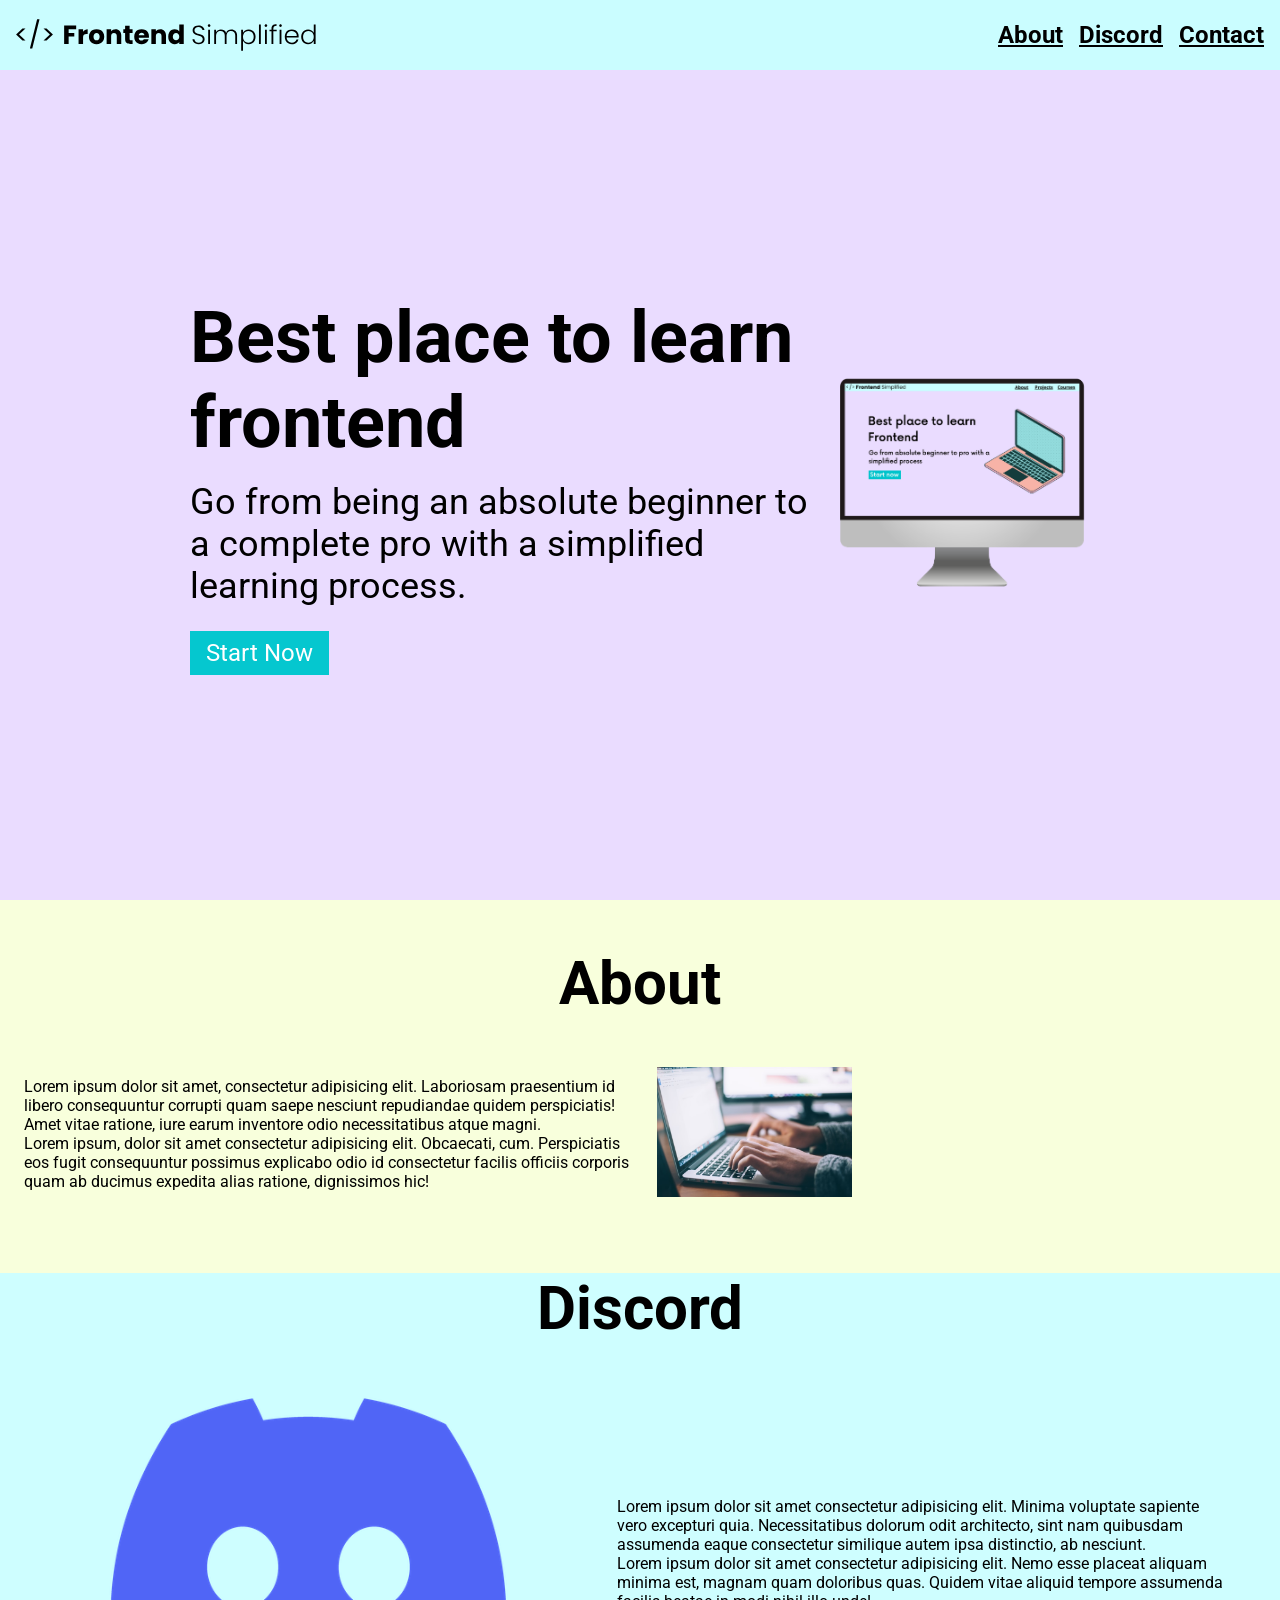
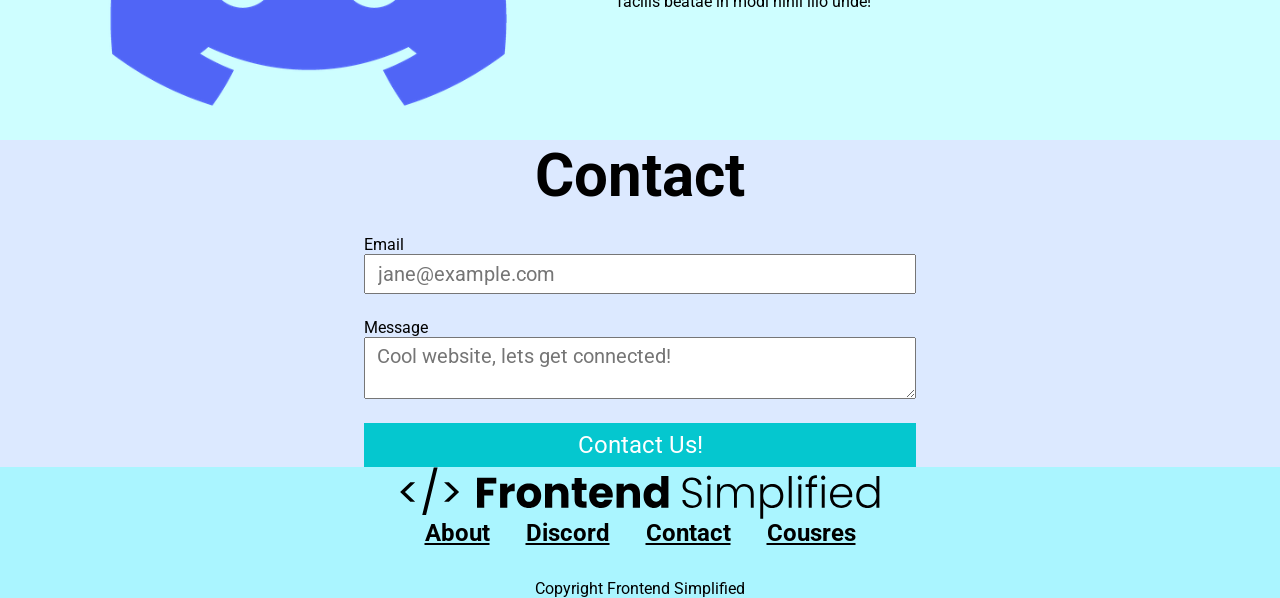
<file: index.html>
<!DOCTYPE html>
<html lang="en">
<head>
  <meta charset="UTF-8">
  <meta name="viewport" content="width=device-width, initial-scale=1.0">
  <title>Document</title>
  <link rel="stylesheet" href="./style.css">
</head>

<body>
  <section>
   <nav>
    <img class="logo" src="./assets/FES.svg" class=""logo alt="">
    <ul>
     <li><a href="About">About</a></li>
     <li><a href="Discord">Discord</a></li>
     <li><a href="Contact">Contact</a></li>
    </ul>
   </nav>
    <header>
     <div class="row">
      <div class="home__description">
       <h1>Best place to learn frontend</h1>
       <p class="subheader">Go from being an absolute beginner to a complete pro with a simplified learning process.</p>
       <button class="home__description--button">Start Now</button>
      </div>
      <figure>
       <img src="./assets/laptop.png" alt="Home page image">
      </figure>
     </div>  
   </header>
  </section>

  <main>
    <section id="about">
     <h2>About</h2>
     <div class="row">
       <div class="section__description">
       <div class="section__decription--wrapper">
        <p class="section__description--para">
          Lorem ipsum dolor sit amet, consectetur adipisicing elit. Laboriosam praesentium id libero consequuntur corrupti quam saepe nesciunt repudiandae quidem perspiciatis! Amet vitae ratione, iure earum inventore odio necessitatibus atque magni.
        </p>
        <p class="section__description--para">
          Lorem ipsum, dolor sit amet consectetur adipisicing elit. Obcaecati, cum. Perspiciatis eos fugit consequuntur possimus explicabo odio id consectetur facilis officiis corporis quam ab ducimus expedita alias ratione, dignissimos hic!
        </p>
       </div>
       <figure class="about__img--wrapper">
        <img src="./assets/about.jpg" alt="">
       </figure>
      </div>
     </div>
    </section>

    <section id="discord">
     <h2>Discord</h2>
     <div class="section__description">
        <figure>
          <img src="./assets/discord.png" alt="Discord">
        </figure>
       <div class="section__description--wrapper">
        <p class="section__description--para">
         Lorem ipsum dolor sit amet consectetur adipisicing elit. Minima voluptate sapiente vero excepturi quia. Necessitatibus dolorum odit architecto, sint nam quibusdam assumenda eaque consectetur similique autem ipsa distinctio, ab nesciunt.
        </p>
        <p class="section__description--para">
          Lorem ipsum dolor sit amet consectetur adipisicing elit. Nemo esse placeat aliquam minima est, magnam quam doloribus quas. Quidem vitae aliquid tempore assumenda facilis beatae in modi nihil illo unde!
        </p>
       </div>
      </div>
    </section>

    <section id="contact">
     <h2>Contact</h2>
     <form action="">
      <span>Email</span>
      <input type="email" placeholder="jane@example.com">
      <span>Message</span>
      <textarea type="text" placeholder="Cool website, lets get connected!"></textarea>
      <button>Contact Us!</button>
     </form>
    </section>
  </main>

  <footer>
    <img class="footer__logo" src="./assets/FES.svg" alt="">
    <div class="footer__links">
      <a class="footer__link" href="#about">About</a>
      <a class="footer__link" href="#discord">Discord</a>
      <a class="footer__link" href="#contact">Contact</a>
      <a class="footer__link" href="">Cousres</a>
    </div>
     <p>Copyright Frontend Simplified</p>
  </footer>
</body>

</html>
</file>
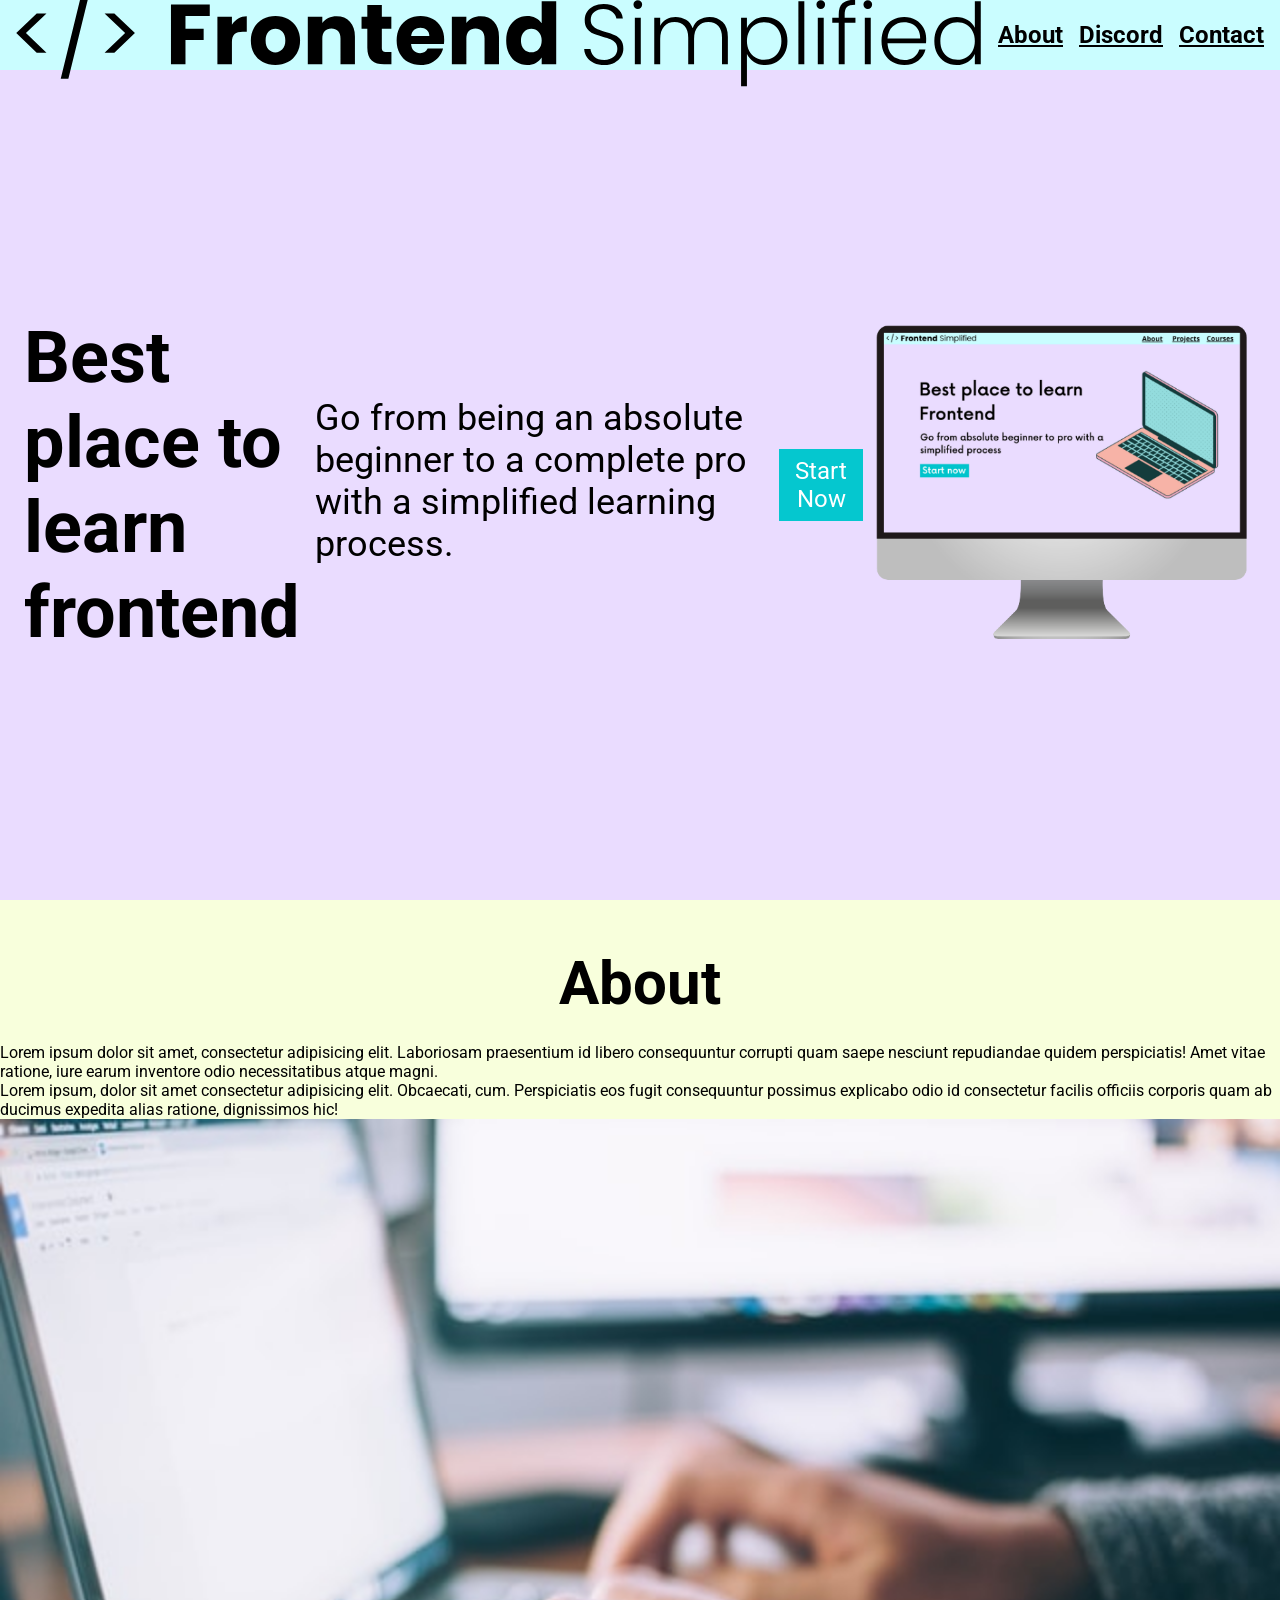
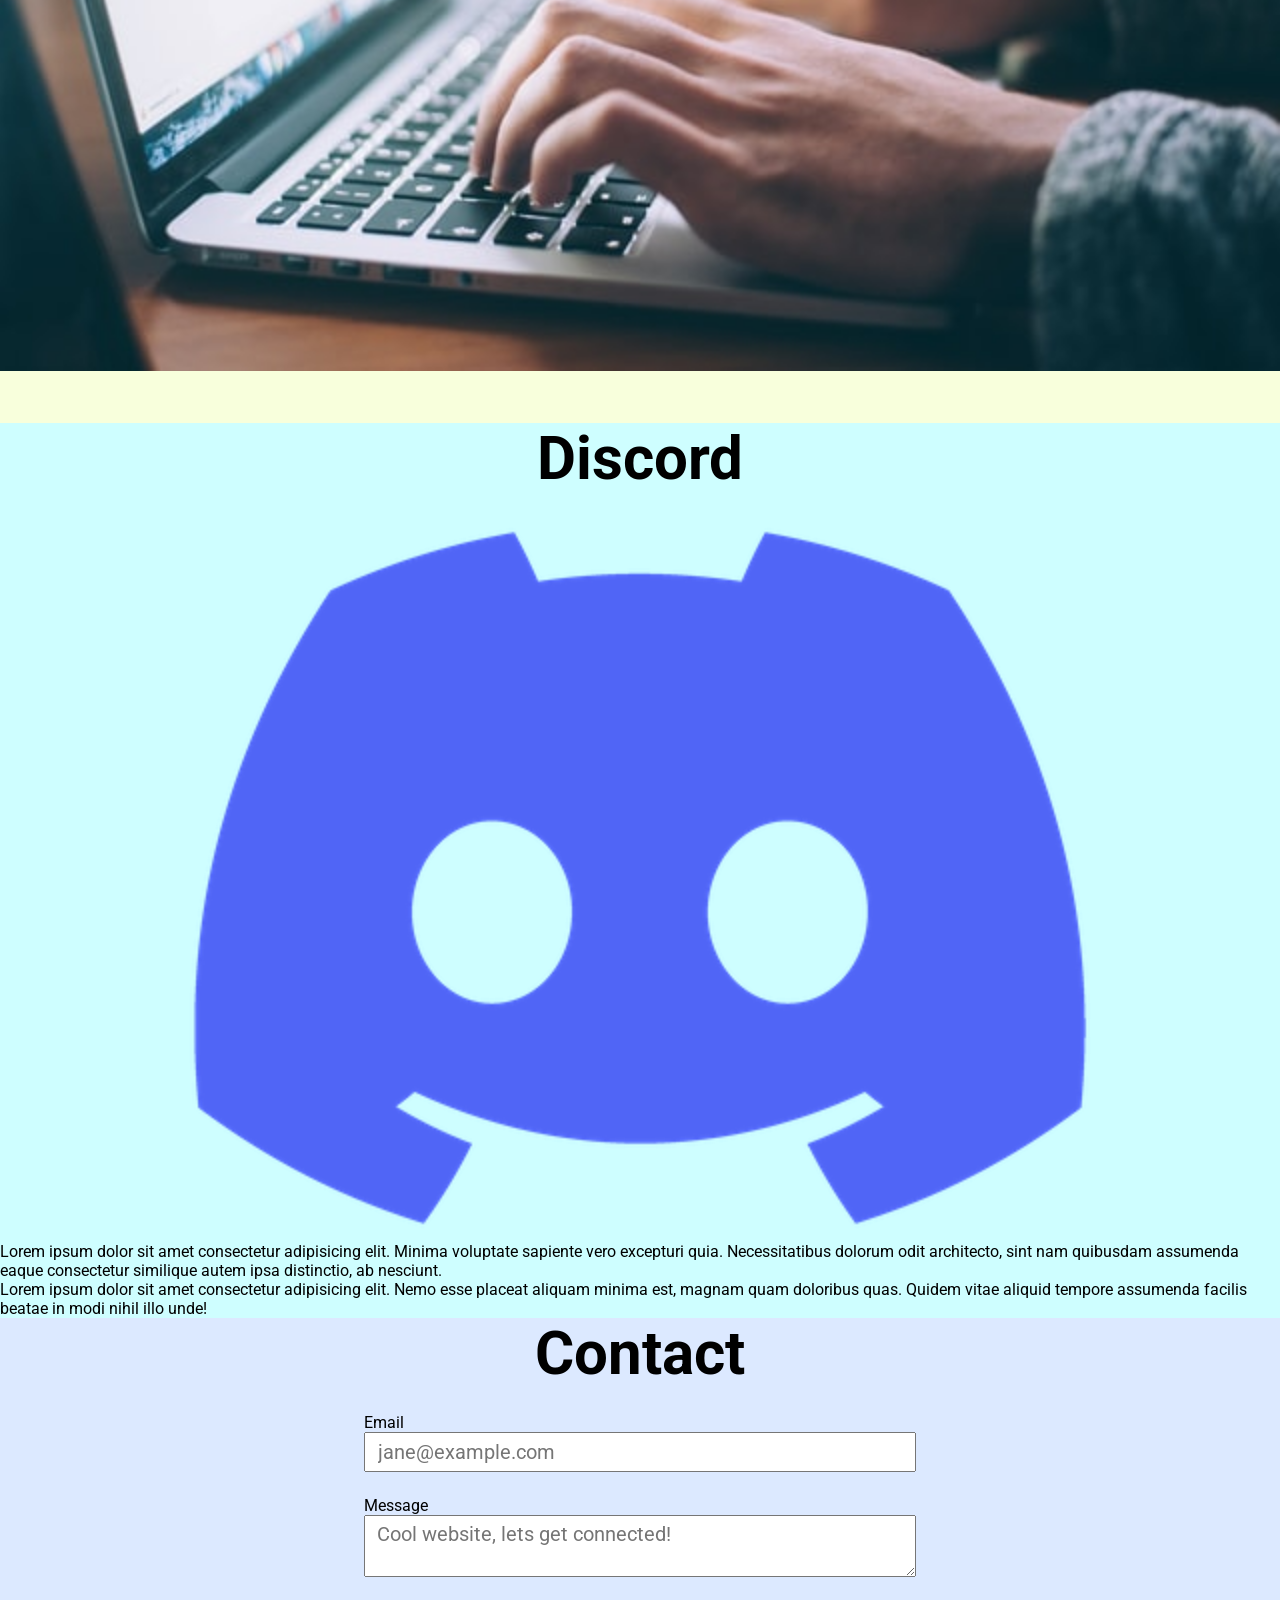
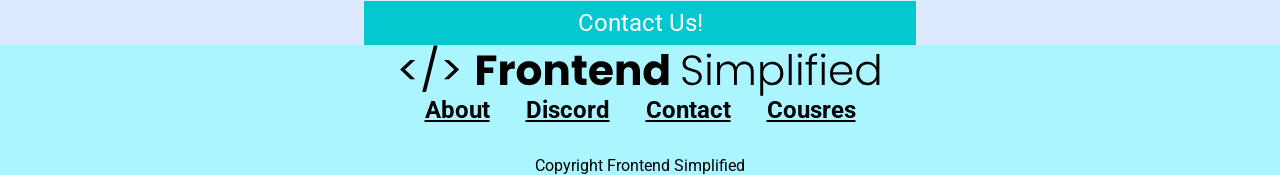
<file: txt.html>
<!DOCTYPE html>
<html lang="en">
<head>
  <meta charset="UTF-8">
  <meta name="viewport" content="width=device-width, initial-scale=1.0">
  <title>Document</title>
  <link rel="stylesheet" href="./style.css">
</head>

<body>
  <section>
   <nav>
    <img src="./assets/FES.svg" class=""logo alt="">
    <ul>
     <li><a href="About">About</a></li>
     <li><a href="Discord">Discord</a></li>
     <li><a href="Contact">Contact</a></li>
    </ul>
   </nav>
    <header>
      <div class="row">
       <h1>Best place to learn frontend</h1>
       <p class="subheader">Go from being an absolute beginner to a complete pro with a simplified learning process.</p>
       <button>Start Now</button>
      </div>
     <figure>
      <img src="./assets/laptop.png" alt="Home page image">
     </figure>
    </div>  
   </header>
  </section>

  <main>
    <section id="about">
      <h2>About</h2>
      <div class="section-description">
      <div>
        <p>
          Lorem ipsum dolor sit amet, consectetur adipisicing elit. Laboriosam praesentium id libero consequuntur corrupti quam saepe nesciunt repudiandae quidem perspiciatis! Amet vitae ratione, iure earum inventore odio necessitatibus atque magni.
        </p>
        <p>
          Lorem ipsum, dolor sit amet consectetur adipisicing elit. Obcaecati, cum. Perspiciatis eos fugit consequuntur possimus explicabo odio id consectetur facilis officiis corporis quam ab ducimus expedita alias ratione, dignissimos hic!
        </p>
      </div>
      <figure>
        <img src="./assets/about.jpg" alt="">
      </figure>
     </div>
    </section>

    <section id="discord">
     <h2>Discord</h2>
        <figure>
          <img src="./assets/discord.png" alt="Discord">
        </figure>
       <div>
        <p>
         Lorem ipsum dolor sit amet consectetur adipisicing elit. Minima voluptate sapiente vero excepturi quia. Necessitatibus dolorum odit architecto, sint nam quibusdam assumenda eaque consectetur similique autem ipsa distinctio, ab nesciunt.
        </p>
        <p>
          Lorem ipsum dolor sit amet consectetur adipisicing elit. Nemo esse placeat aliquam minima est, magnam quam doloribus quas. Quidem vitae aliquid tempore assumenda facilis beatae in modi nihil illo unde!
        </p>
       </div>
    </section>

    <section id="contact">
     <h2>Contact</h2>
     <form action="">
      <span>Email</span>
      <input type="email" placeholder="jane@example.com">
      <span>Message</span>
      <textarea type="text" placeholder="Cool website, lets get connected!"></textarea>
      <button>Contact Us!</button>
     </form>
    </section>
  </main>

  <footer>
    <img class="footer__logo" src="./assets/FES.svg" alt="">
    <div class="footer__links">
      <a class="footer__link" href="#about">About</a>
      <a class="footer__link" href="#discord">Discord</a>
      <a class="footer__link" href="#contact">Contact</a>
      <a class="footer__link" href="">Cousres</a>
    </div>
     <p>Copyright Frontend Simplified</p>
  </footer>
</body>

</html>
</file>
<file: style.css>
@import url('https://fonts.googleapis.com/css2?family=Roboto:ital,wght@0,100..900;1,100..900&display=swap');

* {
  padding: 0;
  margin: 0;
  box-sizing: border-box;
  font-family: "Roboto", serif;
}

nav {
  height: 70px;
  display: flex;
  justify-content: space-between;
  align-items: center;
  padding: 0 16px;
  background-color: #cafdff;
}

header {
 background-color: #eadcff;
 height: calc(100vh - 70px);
 padding: 24px;
 display: flex;
 align-items: center;
 justify-content: center;
}

h1 {
  font-size: 72px;
}

.subheader {
  font-size: 36px;
  margin: 16px 0 24px 0;
}

button {
  background-color: #05c7cf;
  color: white;
  border: none;
  padding: 8px 16px;
  font-size: 24px;
  cursor: pointer;
}

a {
  color: #000;
  font-size: 24px;
  font-weight: 700;
}

.logo {
  width: 300px;
}

ul {
  display: flex;
}

li {
  list-style-type: none;
  padding-left: 16px;
}

.row {
  width: 100%;
  max-width: 900px;
  display: flex;
  align-items: center;
  justify-content: center;
}

#about
#discord
#contact{
  padding: 48px 0;
}

/*

ABOUT

*/

#about {
  padding: 48px 0;
  background-color: #f8ffdc;
}

h2 {
  font-size: 60px;
  text-align: center;
  margin-bottom: 24px;
}

.section__description{
  display: flex;
  justify-content: center;
  align-items: center;
  padding: 24px;
}

.about__img--wrapper {
  width: 70%;
  padding: 0 24px;
}

img {
  width: 100%;
}

.section__description--wrapper {
  width: 60%;
  padding: 0 24px;
}

/*

Discord

*/

#discord {
  background-color:#cefeff;
}

/*

ABOUT

*/

#contact {
  background-color: #dce9ff;
}

form {
  width: 100%;
  max-width: 600px;
  display: flex;
  flex-direction: column;
  margin: 0 auto;
  padding: 0 24px;
}

input, textarea {
  margin-bottom: 24px;
  font-size: 20px;
  padding: 6px 12px;
}

/*

FOOTER

*/

footer {
  background-color:#aaf5ff;
  display: flex;
  flex-direction: column;
  align-items: center;
}

.footer__logo {
  max-width: 480px;
}

.footer__links {
  margin-bottom: 32px;
}

.footer__link {
  padding:0 16px;
}

@media (max-width: 728px) {
 .row {
   flex-direction: column;
 }

 .home__description {
  margin-bottom: 24px;
  display: flex;
   flex-direction: column;
   align-items: center;
 }

 .home__description--button {
  max-width: 240px;
 }

 h1{
  text-align: center;
  font-size: 60px;
 }

 .subheader {
  text-align: center;
  font-size: 28px
 }

 ul {
  dispplay: none;
 }
 
 .section__description {
  flex-direction: column;
 }

 .section__description--wrapper {
  width: 100%;
 }

 .about__img--wrapper {
  width: 100%;
 }

 #discord .section__description {
  flex-direction: column-reverse;
 }

 footer {
  padding: 48px 24px;
 }

 .footer__logo {
  max-width: 360px;
 }

 .footer__link {
  padding: 0 4px;
  font-size: 18px;
 }

 .footer__links {
  margin-bottom: 24px;
 }

}
</file>
